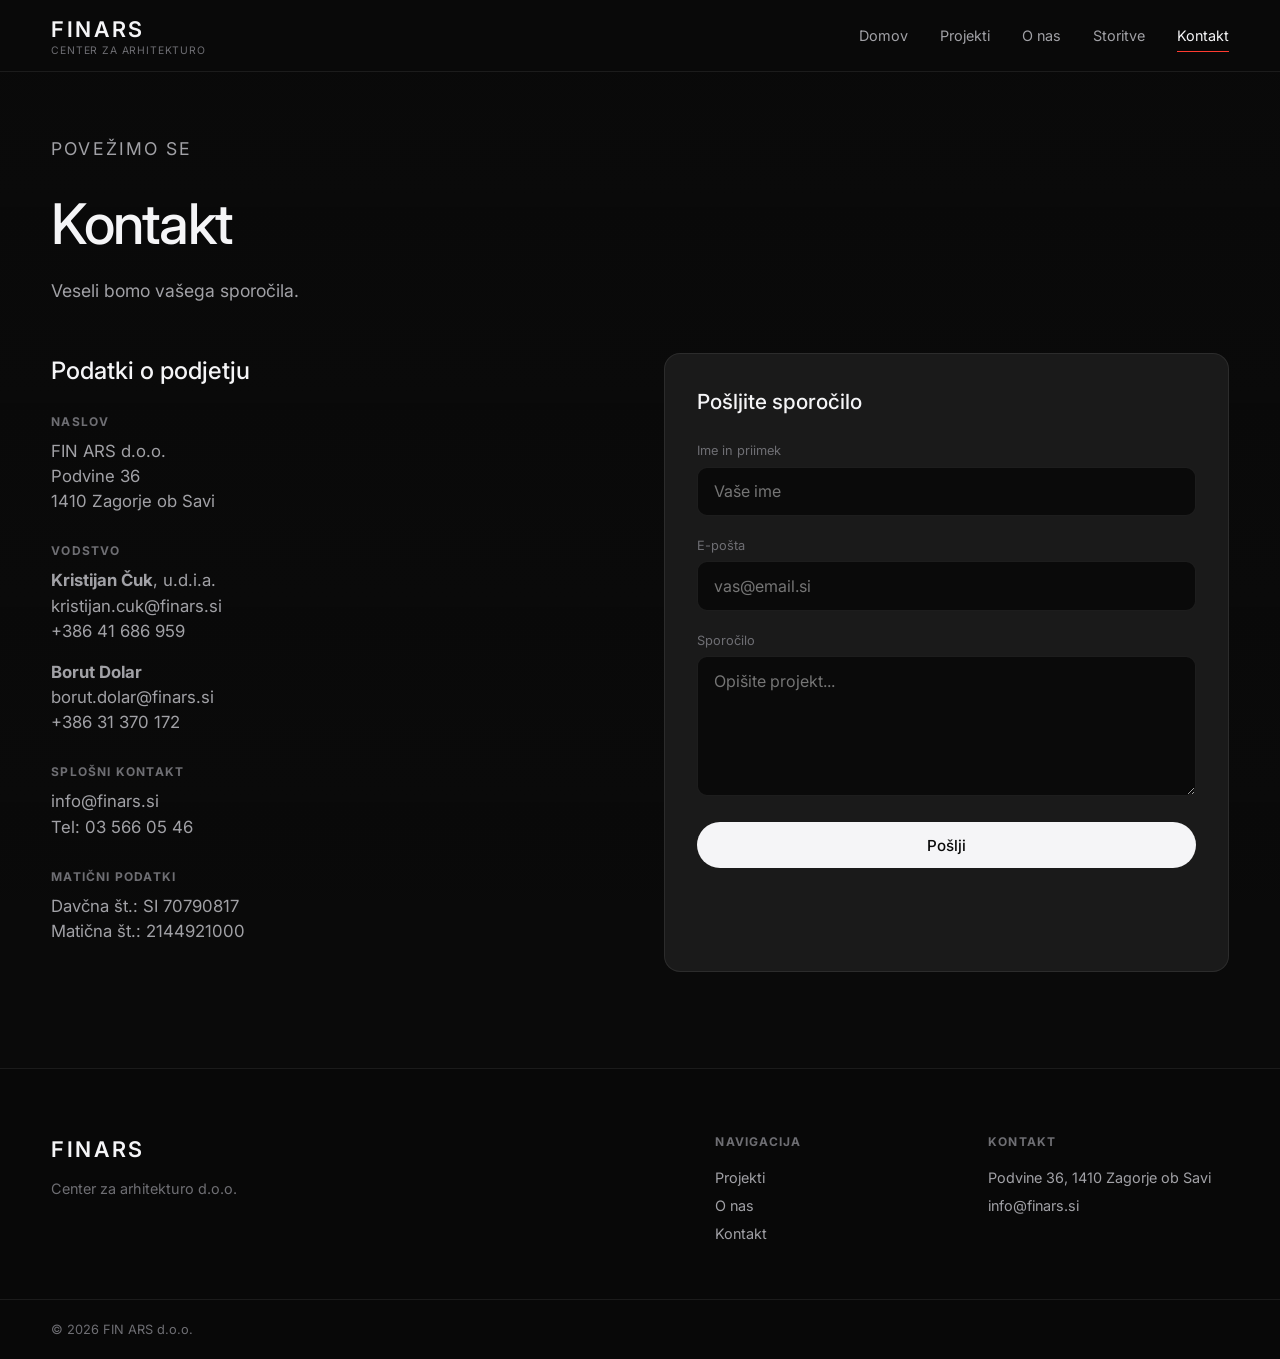
<file: kontakt.html>
<!DOCTYPE html>
<html lang="sl">
<head>
  <meta charset="UTF-8">
  <meta name="viewport" content="width=device-width, initial-scale=1.0">
  <title>Kontakt — FIN ARS</title>
  <link href="https://fonts.googleapis.com/css2?family=Inter:wght@300;400;500;600&display=swap" rel="stylesheet">
  <link rel="stylesheet" href="css/style.css">
</head>
<body>
  <div class="bg-architecture" aria-hidden="true">
    <div class="bg-slide" style="background-image:url('https://images.unsplash.com/photo-1487958449943-2429e8be8625?auto=format&fit=crop&w=1920&q=80')"></div>
    <div class="bg-overlay"></div>
  </div>
  <header class="site-header">
    <div class="container header-inner">
      <a href="index.html" class="logo"><span class="logo-mark">FINARS</span><span class="logo-sub">center za arhitekturo</span></a>
      <nav class="main-nav" id="mainNav">
        <a href="index.html">Domov</a><a href="projekti.html">Projekti</a><a href="o-nas.html">O nas</a><a href="storitve.html">Storitve</a><a href="kontakt.html" class="active">Kontakt</a>
      </nav>
      <button class="menu-toggle" id="menuToggle" aria-label="Meni"><span></span><span></span><span></span></button>
    </div>
  </header>
  <main>
    <section class="page-hero"><div class="container"><p class="eyebrow">Povežimo se</p><h1>Kontakt</h1><p>Veseli bomo vašega sporočila.</p></div></section>
    <section class="section" style="padding-top:0"><div class="container">
      <div class="contact-grid">
        <div class="contact-info">
          <h2>Podatki o podjetju</h2>
          <div class="contact-block"><h3>Naslov</h3><p>FIN ARS d.o.o.<br>Podvine 36<br>1410 Zagorje ob Savi</p></div>
          <div class="contact-block"><h3>Vodstvo</h3>
            <p><strong>Kristijan Čuk</strong>, u.d.i.a.<br><a href="mailto:kristijan.cuk@finars.si">kristijan.cuk@finars.si</a><br>+386 41 686 959</p>
            <p style="margin-top:1rem"><strong>Borut Dolar</strong><br><a href="mailto:borut.dolar@finars.si">borut.dolar@finars.si</a><br>+386 31 370 172</p>
          </div>
          <div class="contact-block"><h3>Splošni kontakt</h3><p><a href="mailto:info@finars.si">info@finars.si</a><br>Tel: 03 566 05 46</p></div>
          <div class="contact-block"><h3>Matični podatki</h3><p>Davčna št.: SI 70790817<br>Matična št.: 2144921000</p></div>
        </div>
        <div class="contact-form">
          <h2 style="font-size:1.3rem;font-weight:500;margin-bottom:1.5rem">Pošljite sporočilo</h2>
          <form onsubmit="event.preventDefault(); alert('Hvala! Sporočilo bi se poslalo na info@finars.si');">
            <label for="name">Ime in priimek</label>
            <input type="text" id="name" required placeholder="Vaše ime">
            <label for="email">E-pošta</label>
            <input type="email" id="email" required placeholder="vas@email.si">
            <label for="message">Sporočilo</label>
            <textarea id="message" required placeholder="Opišite projekt..."></textarea>
            <button type="submit" class="btn btn-primary" style="width:100%">Pošlji</button>
          </form>
        </div>
      </div>
    </div></section>
  </main>
  <footer class="site-footer">
    <div class="container footer-inner">
      <div class="footer-brand"><span class="logo-mark">FINARS</span><p>Center za arhitekturo d.o.o.</p></div>
      <div class="footer-links">
        <div><h4>Navigacija</h4><a href="projekti.html">Projekti</a><a href="o-nas.html">O nas</a><a href="kontakt.html">Kontakt</a></div>
        <div><h4>Kontakt</h4><p>Podvine 36, 1410 Zagorje ob Savi</p><p><a href="mailto:info@finars.si">info@finars.si</a></p></div>
      </div>
    </div>
    <div class="footer-bottom"><div class="container"><p>© 2026 FIN ARS d.o.o.</p></div></div>
  </footer>
  <script src="js/main.js"></script>
</body>
</html>
</file>
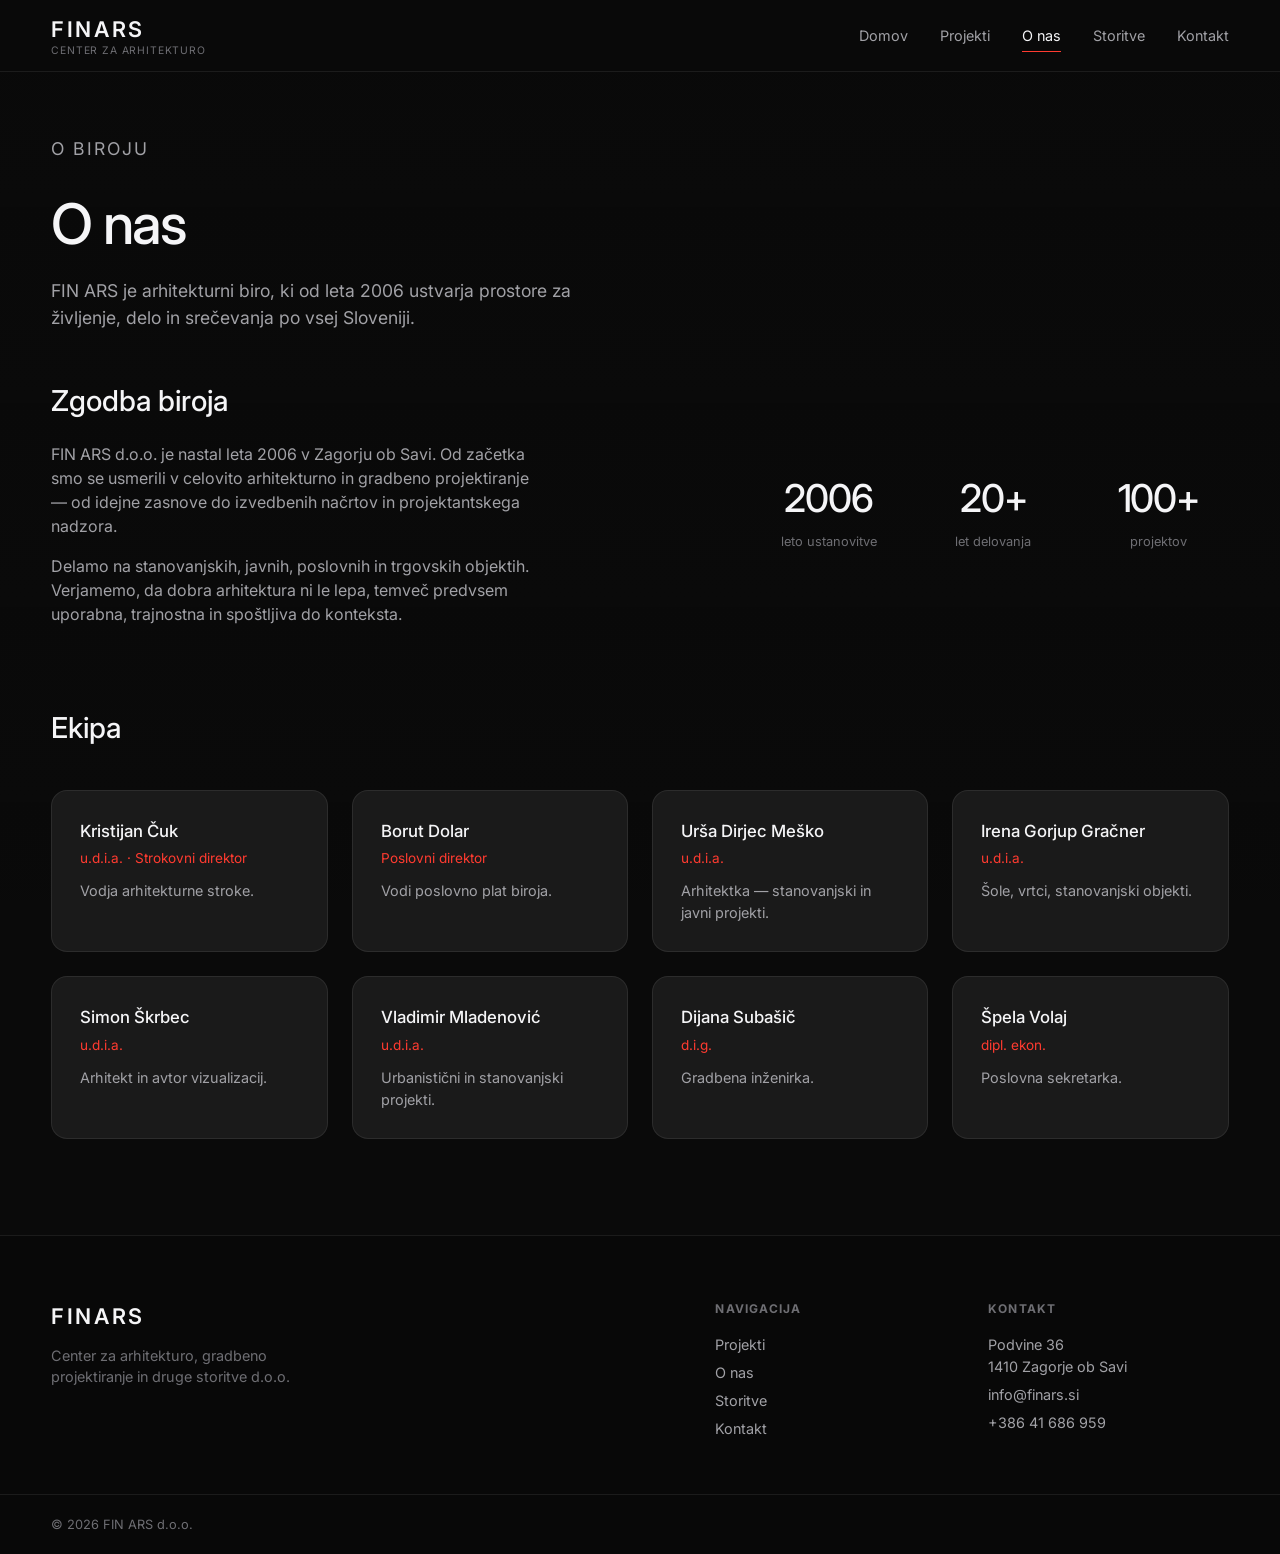
<file: o-nas.html>
<!DOCTYPE html>
<html lang="sl">
<head>
  <meta charset="UTF-8">
  <meta name="viewport" content="width=device-width, initial-scale=1.0">
  <title>O nas — FIN ARS</title>
  <link href="https://fonts.googleapis.com/css2?family=Inter:wght@300;400;500;600&display=swap" rel="stylesheet">
  <link rel="stylesheet" href="css/style.css">
</head>
<body>
  <div class="bg-architecture" aria-hidden="true">
    <div class="bg-slide" style="background-image:url('https://images.unsplash.com/photo-1487958449943-2429e8be8625?auto=format&fit=crop&w=1920&q=80')"></div>
    <div class="bg-overlay"></div>
  </div>
  <header class="site-header">
    <div class="container header-inner">
      <a href="index.html" class="logo"><span class="logo-mark">FINARS</span><span class="logo-sub">center za arhitekturo</span></a>
      <nav class="main-nav" id="mainNav">
        <a href="index.html">Domov</a><a href="projekti.html">Projekti</a><a href="o-nas.html" class="active">O nas</a><a href="storitve.html">Storitve</a><a href="kontakt.html">Kontakt</a>
      </nav>
      <button class="menu-toggle" id="menuToggle" aria-label="Meni"><span></span><span></span><span></span></button>
    </div>
  </header>
  <main>
    <section class="page-hero"><div class="container"><p class="eyebrow">O biroju</p><h1>O nas</h1><p>FIN ARS je arhitekturni biro, ki od leta 2006 ustvarja prostore za življenje, delo in srečevanja po vsej Sloveniji.</p></div></section>
    <section class="section" style="padding-top:0"><div class="container">
      <div class="philosophy-grid" style="margin-bottom:4rem">
        <div class="philosophy-text">
          <h2 style="font-size:1.8rem;margin-bottom:1.25rem;font-weight:500">Zgodba biroja</h2>
          <p>FIN ARS d.o.o. je nastal leta 2006 v Zagorju ob Savi. Od začetka smo se usmerili v celovito arhitekturno in gradbeno projektiranje — od idejne zasnove do izvedbenih načrtov in projektantskega nadzora.</p>
          <p>Delamo na stanovanjskih, javnih, poslovnih in trgovskih objektih. Verjamemo, da dobra arhitektura ni le lepa, temveč predvsem uporabna, trajnostna in spoštljiva do konteksta.</p>
        </div>
        <div class="philosophy-stats">
          <div class="stat"><span class="stat-num">2006</span><span class="stat-label">leto ustanovitve</span></div>
          <div class="stat"><span class="stat-num">20+</span><span class="stat-label">let delovanja</span></div>
          <div class="stat"><span class="stat-num">100+</span><span class="stat-label">projektov</span></div>
        </div>
      </div>
      <h2 style="font-size:1.8rem;font-weight:500;margin-bottom:1.5rem">Ekipa</h2>
      <div class="team-grid">
        <div class="team-card"><h3>Kristijan Čuk</h3><p class="role">u.d.i.a. · Strokovni direktor</p><p>Vodja arhitekturne stroke.</p></div>
        <div class="team-card"><h3>Borut Dolar</h3><p class="role">Poslovni direktor</p><p>Vodi poslovno plat biroja.</p></div>
        <div class="team-card"><h3>Urša Dirjec Meško</h3><p class="role">u.d.i.a.</p><p>Arhitektka — stanovanjski in javni projekti.</p></div>
        <div class="team-card"><h3>Irena Gorjup Gračner</h3><p class="role">u.d.i.a.</p><p>Šole, vrtci, stanovanjski objekti.</p></div>
        <div class="team-card"><h3>Simon Škrbec</h3><p class="role">u.d.i.a.</p><p>Arhitekt in avtor vizualizacij.</p></div>
        <div class="team-card"><h3>Vladimir Mladenović</h3><p class="role">u.d.i.a.</p><p>Urbanistični in stanovanjski projekti.</p></div>
        <div class="team-card"><h3>Dijana Subašič</h3><p class="role">d.i.g.</p><p>Gradbena inženirka.</p></div>
        <div class="team-card"><h3>Špela Volaj</h3><p class="role">dipl. ekon.</p><p>Poslovna sekretarka.</p></div>
      </div>
    </div></section>
  </main>
  <footer class="site-footer">
    <div class="container footer-inner">
      <div class="footer-brand"><span class="logo-mark">FINARS</span><p>Center za arhitekturo, gradbeno projektiranje in druge storitve d.o.o.</p></div>
      <div class="footer-links">
        <div><h4>Navigacija</h4><a href="projekti.html">Projekti</a><a href="o-nas.html">O nas</a><a href="storitve.html">Storitve</a><a href="kontakt.html">Kontakt</a></div>
        <div><h4>Kontakt</h4><p>Podvine 36<br>1410 Zagorje ob Savi</p><p><a href="mailto:info@finars.si">info@finars.si</a></p><p>+386 41 686 959</p></div>
      </div>
    </div>
    <div class="footer-bottom"><div class="container"><p>© 2026 FIN ARS d.o.o.</p></div></div>
  </footer>
  <script src="js/main.js"></script>
</body>
</html>
</file>
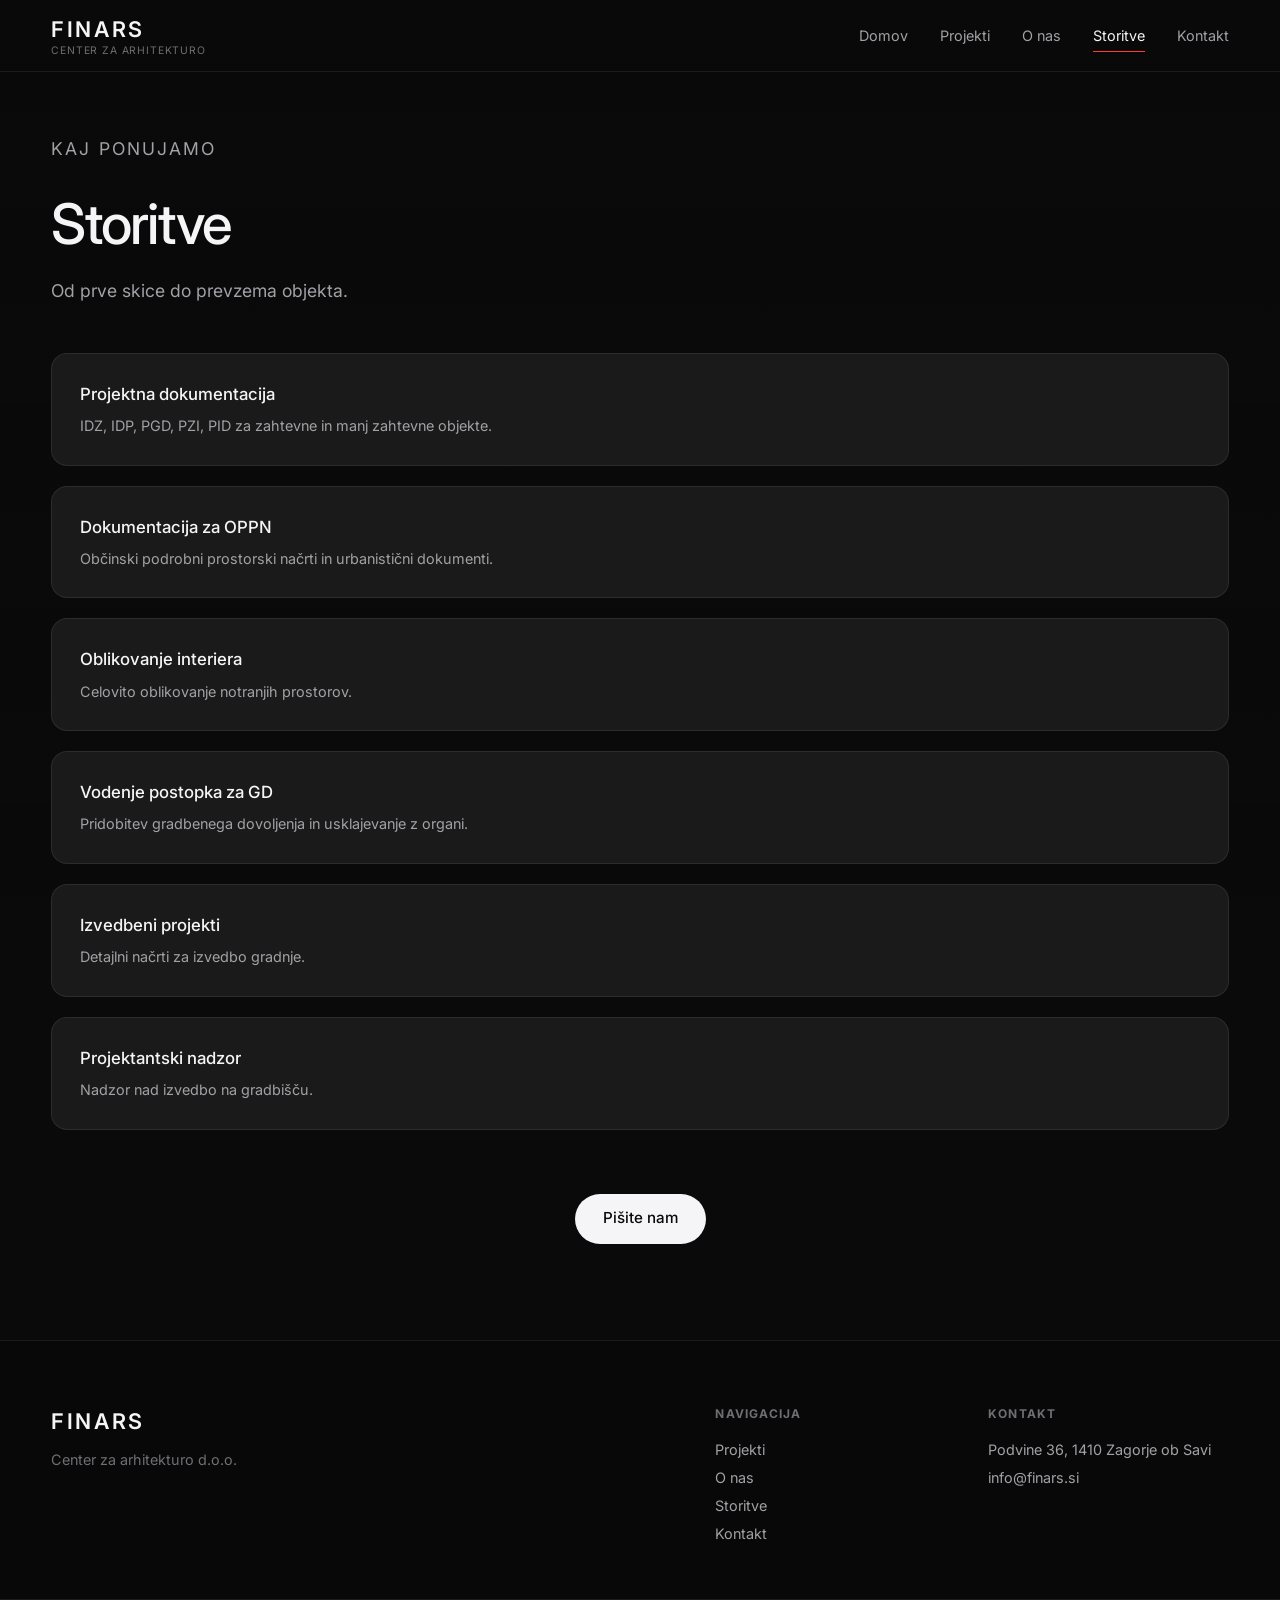
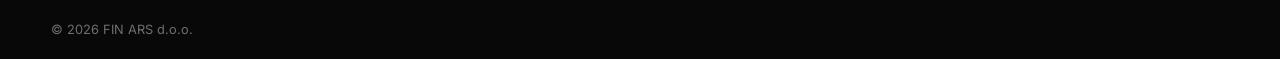
<file: storitve.html>
<!DOCTYPE html>
<html lang="sl">
<head>
  <meta charset="UTF-8">
  <meta name="viewport" content="width=device-width, initial-scale=1.0">
  <title>Storitve — FIN ARS</title>
  <link href="https://fonts.googleapis.com/css2?family=Inter:wght@300;400;500;600&display=swap" rel="stylesheet">
  <link rel="stylesheet" href="css/style.css">
</head>
<body>
  <div class="bg-architecture" aria-hidden="true">
    <div class="bg-slide" style="background-image:url('https://images.unsplash.com/photo-1487958449943-2429e8be8625?auto=format&fit=crop&w=1920&q=80')"></div>
    <div class="bg-overlay"></div>
  </div>
  <header class="site-header">
    <div class="container header-inner">
      <a href="index.html" class="logo"><span class="logo-mark">FINARS</span><span class="logo-sub">center za arhitekturo</span></a>
      <nav class="main-nav" id="mainNav">
        <a href="index.html">Domov</a><a href="projekti.html">Projekti</a><a href="o-nas.html">O nas</a><a href="storitve.html" class="active">Storitve</a><a href="kontakt.html">Kontakt</a>
      </nav>
      <button class="menu-toggle" id="menuToggle" aria-label="Meni"><span></span><span></span><span></span></button>
    </div>
  </header>
  <main>
    <section class="page-hero"><div class="container"><p class="eyebrow">Kaj ponujamo</p><h1>Storitve</h1><p>Od prve skice do prevzema objekta.</p></div></section>
    <section class="section" style="padding-top:0"><div class="container">
      <div class="services-row" style="grid-template-columns:1fr;gap:1.25rem">
        <div class="service-item"><h3>Projektna dokumentacija</h3><p>IDZ, IDP, PGD, PZI, PID za zahtevne in manj zahtevne objekte.</p></div>
        <div class="service-item"><h3>Dokumentacija za OPPN</h3><p>Občinski podrobni prostorski načrti in urbanistični dokumenti.</p></div>
        <div class="service-item"><h3>Oblikovanje interiera</h3><p>Celovito oblikovanje notranjih prostorov.</p></div>
        <div class="service-item"><h3>Vodenje postopka za GD</h3><p>Pridobitev gradbenega dovoljenja in usklajevanje z organi.</p></div>
        <div class="service-item"><h3>Izvedbeni projekti</h3><p>Detajlni načrti za izvedbo gradnje.</p></div>
        <div class="service-item"><h3>Projektantski nadzor</h3><p>Nadzor nad izvedbo na gradbišču.</p></div>
      </div>
      <div style="margin-top:4rem;text-align:center">
        <a href="kontakt.html" class="btn btn-primary">Pišite nam</a>
      </div>
    </div></section>
  </main>
  <footer class="site-footer">
    <div class="container footer-inner">
      <div class="footer-brand"><span class="logo-mark">FINARS</span><p>Center za arhitekturo d.o.o.</p></div>
      <div class="footer-links">
        <div><h4>Navigacija</h4><a href="projekti.html">Projekti</a><a href="o-nas.html">O nas</a><a href="storitve.html">Storitve</a><a href="kontakt.html">Kontakt</a></div>
        <div><h4>Kontakt</h4><p>Podvine 36, 1410 Zagorje ob Savi</p><p><a href="mailto:info@finars.si">info@finars.si</a></p></div>
      </div>
    </div>
    <div class="footer-bottom"><div class="container"><p>© 2026 FIN ARS d.o.o.</p></div></div>
  </footer>
  <script src="js/main.js"></script>
</body>
</html>
</file>
<file: css/style.css>
/* FIN ARS Studio 2.0 — Apple-inspired, lighter animated background */
:root {
  --bg: #0a0a0a;
  --bg-elevated: #141414;
  --bg-card: #1a1a1a;
  --text: #f5f5f7;
  --text-secondary: #a1a1a6;
  --text-muted: #6e6e73;
  --accent: #ff3b30;
  --border: rgba(255,255,255,0.08);
  --radius: 16px;
  --radius-sm: 10px;
  --font: 'Inter', -apple-system, BlinkMacSystemFont, system-ui, sans-serif;
  --ease: cubic-bezier(0.25, 0.1, 0.25, 1);
  --header-h: 72px;
}
*, *::before, *::after { box-sizing: border-box; margin: 0; padding: 0; }
html { scroll-behavior: smooth; font-size: 16px; }
body { font-family: var(--font); background: var(--bg); color: var(--text); line-height: 1.5; -webkit-font-smoothing: antialiased; overflow-x: hidden; }
img { max-width: 100%; height: auto; display: block; }
a { color: inherit; text-decoration: none; }
button { font-family: inherit; cursor: pointer; border: none; background: none; color: inherit; }
.container { width: min(1200px, 92vw); margin-inline: auto; }

/* Animated background — more visible in 2.0 */
.bg-architecture { position: fixed; inset: 0; z-index: -2; overflow: hidden; }
.bg-slide { position: absolute; inset: 0; background-size: cover; background-position: center; opacity: 0; animation: bgFade 24s infinite; transform: scale(1.08); }
.bg-slide:nth-child(1) { animation-delay: 0s; }
.bg-slide:nth-child(2) { animation-delay: 8s; }
.bg-slide:nth-child(3) { animation-delay: 16s; }
@keyframes bgFade {
  0%, 30% { opacity: 0; transform: scale(1.08); }
  8%, 25% { opacity: 0.58; transform: scale(1); }
  33%, 100% { opacity: 0; transform: scale(1.05); }
}
.bg-overlay {
  position: absolute; inset: 0;
  background: linear-gradient(180deg, rgba(10,10,10,0.40) 0%, rgba(10,10,10,0.58) 40%, rgba(10,10,10,0.85) 100%);
  z-index: 1;
}

.site-header { position: fixed; top: 0; left: 0; right: 0; height: var(--header-h); z-index: 100; background: rgba(10,10,10,0.72); backdrop-filter: saturate(180%) blur(20px); -webkit-backdrop-filter: saturate(180%) blur(20px); border-bottom: 1px solid var(--border); }
.header-inner { display: flex; align-items: center; justify-content: space-between; height: 100%; }
.logo { display: flex; flex-direction: column; }
.logo-mark { font-weight: 600; font-size: 1.35rem; letter-spacing: 0.12em; }
.logo-sub { font-size: 0.65rem; letter-spacing: 0.08em; text-transform: uppercase; color: var(--text-muted); margin-top: -2px; }
.main-nav { display: flex; gap: 2rem; }
.main-nav a { font-size: 0.9rem; color: var(--text-secondary); transition: color 0.2s; position: relative; }
.main-nav a:hover, .main-nav a.active { color: var(--text); }
.main-nav a.active::after { content: ''; position: absolute; bottom: -6px; left: 0; right: 0; height: 1.5px; background: var(--accent); }
.menu-toggle { display: none; flex-direction: column; gap: 5px; padding: 8px; }
.menu-toggle span { display: block; width: 22px; height: 1.5px; background: var(--text); }

.btn { display: inline-flex; align-items: center; justify-content: center; padding: 0.85rem 1.75rem; font-size: 0.95rem; font-weight: 500; border-radius: 980px; transition: all 0.25s var(--ease); }
.btn-primary { background: var(--text); color: var(--bg); }
.btn-primary:hover { background: #fff; transform: scale(1.02); }
.btn-ghost { background: transparent; color: var(--text); border: 1px solid var(--border); }
.btn-ghost:hover { background: rgba(255,255,255,0.06); }
.link-arrow { font-size: 0.95rem; color: var(--text-secondary); }
.link-arrow:hover { color: var(--text); }

.hero { min-height: 100vh; display: flex; flex-direction: column; justify-content: center; padding-top: var(--header-h); position: relative; }
.hero-content { max-width: 720px; padding-block: 4rem; }
.eyebrow { font-size: 0.8rem; letter-spacing: 0.12em; text-transform: uppercase; color: var(--text-muted); margin-bottom: 1.25rem; }
.hero h1 { font-size: clamp(2.8rem, 7vw, 4.5rem); font-weight: 500; line-height: 1.08; letter-spacing: -0.03em; margin-bottom: 1.5rem; }
.hero-lead { font-size: 1.2rem; color: var(--text-secondary); max-width: 540px; margin-bottom: 2.5rem; }
.hero-cta { display: flex; flex-wrap: wrap; gap: 1rem; }
.scroll-hint { position: absolute; bottom: 2.5rem; left: 50%; transform: translateX(-50%); display: flex; flex-direction: column; align-items: center; gap: 0.5rem; font-size: 0.7rem; letter-spacing: 0.15em; text-transform: uppercase; color: var(--text-muted); }
.scroll-line { width: 1px; height: 40px; background: linear-gradient(to bottom, var(--text-muted), transparent); animation: scrollPulse 2s infinite; }
@keyframes scrollPulse { 0%, 100% { opacity: 0.3; } 50% { opacity: 1; } }

.section { padding: 6rem 0; }
.section-header { display: flex; justify-content: space-between; align-items: baseline; margin-bottom: 3rem; gap: 1rem; flex-wrap: wrap; }
.section-header h2 { font-size: clamp(1.8rem, 4vw, 2.4rem); font-weight: 500; letter-spacing: -0.02em; }

.project-grid { display: grid; grid-template-columns: repeat(2, 1fr); gap: 1.5rem; }
@media (min-width: 900px) { .project-grid { gap: 2rem; } }
.project-card { display: block; border-radius: var(--radius); overflow: hidden; background: var(--bg-card); transition: transform 0.4s var(--ease); }
.project-card:hover { transform: translateY(-4px); }
.project-img { aspect-ratio: 16/10; overflow: hidden; background: #222; }
.project-img img { width: 100%; height: 100%; object-fit: cover; transition: transform 0.7s var(--ease); }
.project-card:hover .project-img img { transform: scale(1.06); }
.project-info { padding: 1.25rem 1.5rem 1.5rem; }
.project-info .year { font-size: 0.75rem; color: var(--text-muted); }
.project-info h3 { font-size: 1.15rem; font-weight: 500; margin: 0.25rem 0 0.35rem; }
.project-info p { font-size: 0.9rem; color: var(--text-secondary); }

.philosophy { background: var(--bg-elevated); }
.philosophy-grid { display: grid; gap: 3rem; }
@media (min-width: 800px) { .philosophy-grid { grid-template-columns: 1.4fr 1fr; align-items: center; } }
.philosophy-text h2 { font-size: clamp(1.8rem, 3.5vw, 2.3rem); font-weight: 500; margin-bottom: 1.25rem; }
.philosophy-text p { color: var(--text-secondary); margin-bottom: 1rem; max-width: 480px; }
.philosophy-stats { display: grid; grid-template-columns: repeat(3, 1fr); gap: 1.5rem; }
.stat { text-align: center; }
.stat-num { display: block; font-size: 2.4rem; font-weight: 500; letter-spacing: -0.03em; }
.stat-label { font-size: 0.8rem; color: var(--text-muted); margin-top: 0.25rem; }

.services-row { display: grid; grid-template-columns: repeat(auto-fit, minmax(220px, 1fr)); gap: 1.5rem; }
.service-item { padding: 1.75rem; background: var(--bg-card); border-radius: var(--radius); border: 1px solid var(--border); transition: border-color 0.25s; }
.service-item:hover { border-color: rgba(255,255,255,0.18); }
.service-item h3 { font-size: 1.05rem; font-weight: 500; margin-bottom: 0.5rem; }
.service-item p { font-size: 0.9rem; color: var(--text-secondary); }

.cta-section { text-align: center; padding: 7rem 0; }
.cta-section h2 { font-size: clamp(2rem, 4vw, 2.8rem); font-weight: 500; margin-bottom: 1rem; }
.cta-section p { color: var(--text-secondary); max-width: 480px; margin: 0 auto 2rem; }

.site-footer { border-top: 1px solid var(--border); padding-top: 4rem; background: #080808; }
.footer-inner { display: grid; gap: 3rem; margin-bottom: 3rem; }
@media (min-width: 700px) { .footer-inner { grid-template-columns: 1.2fr 1fr; } }
.footer-brand .logo-mark { display: block; margin-bottom: 0.75rem; }
.footer-brand p { font-size: 0.9rem; color: var(--text-muted); max-width: 280px; }
.footer-links { display: grid; grid-template-columns: 1fr 1fr; gap: 2rem; }
.footer-links h4 { font-size: 0.75rem; letter-spacing: 0.1em; text-transform: uppercase; color: var(--text-muted); margin-bottom: 1rem; }
.footer-links a, .footer-links p { display: block; font-size: 0.9rem; color: var(--text-secondary); margin-bottom: 0.4rem; }
.footer-links a:hover { color: var(--text); }
.footer-bottom { border-top: 1px solid var(--border); padding: 1.25rem 0; font-size: 0.8rem; color: var(--text-muted); }

.page-hero { padding: calc(var(--header-h) + 4rem) 0 3rem; }
.page-hero h1 { font-size: clamp(2.4rem, 5vw, 3.5rem); font-weight: 500; letter-spacing: -0.03em; margin-bottom: 0.75rem; }
.page-hero p { color: var(--text-secondary); font-size: 1.1rem; max-width: 520px; }

.project-detail { background: var(--bg-card); border-radius: var(--radius); overflow: hidden; margin-bottom: 2.5rem; border: 1px solid var(--border); scroll-margin-top: calc(var(--header-h) + 1.5rem); }
.project-detail-header { display: grid; gap: 0; }
@media (min-width: 800px) { .project-detail-header { grid-template-columns: 1.3fr 1fr; } }
.project-detail-img { aspect-ratio: 16/11; overflow: hidden; cursor: zoom-in; background: #1c1c1c; }
.project-detail-img img { width: 100%; height: 100%; object-fit: cover; transition: transform 0.6s var(--ease); }
.project-detail-img:hover img { transform: scale(1.04); }
.project-detail-body { padding: 2rem; display: flex; flex-direction: column; justify-content: center; }
.project-detail-body .year { font-size: 0.8rem; color: var(--text-muted); margin-bottom: 0.5rem; }
.project-detail-body h2 { font-size: 1.6rem; font-weight: 500; margin-bottom: 1rem; }
.project-detail-body p { color: var(--text-secondary); font-size: 0.95rem; line-height: 1.6; margin-bottom: 0.75rem; }
.project-meta { display: flex; flex-wrap: wrap; gap: 1rem; margin-top: 1.25rem; font-size: 0.8rem; color: var(--text-muted); }
.project-meta span { padding: 0.3rem 0.7rem; background: rgba(255,255,255,0.05); border-radius: 6px; }

.team-grid { display: grid; grid-template-columns: repeat(auto-fill, minmax(240px, 1fr)); gap: 1.5rem; margin-top: 2.5rem; }
.team-card { background: var(--bg-card); border-radius: var(--radius); padding: 1.75rem; border: 1px solid var(--border); }
.team-card h3 { font-size: 1.05rem; font-weight: 500; margin-bottom: 0.25rem; }
.team-card .role { font-size: 0.85rem; color: var(--accent); margin-bottom: 0.75rem; }
.team-card p { font-size: 0.9rem; color: var(--text-secondary); }

.contact-grid { display: grid; gap: 3rem; }
@media (min-width: 800px) { .contact-grid { grid-template-columns: 1fr 1fr; } }
.contact-info h2 { font-size: 1.5rem; font-weight: 500; margin-bottom: 1.5rem; }
.contact-block { margin-bottom: 1.75rem; }
.contact-block h3 { font-size: 0.75rem; letter-spacing: 0.1em; text-transform: uppercase; color: var(--text-muted); margin-bottom: 0.5rem; }
.contact-block p, .contact-block a { font-size: 1.05rem; color: var(--text-secondary); }
.contact-block a:hover { color: var(--text); }
.contact-form { background: var(--bg-card); border-radius: var(--radius); padding: 2rem; border: 1px solid var(--border); }
.contact-form label { display: block; font-size: 0.8rem; color: var(--text-muted); margin-bottom: 0.4rem; }
.contact-form input, .contact-form textarea { width: 100%; padding: 0.85rem 1rem; background: var(--bg); border: 1px solid var(--border); border-radius: var(--radius-sm); color: var(--text); font-family: inherit; font-size: 1rem; margin-bottom: 1.25rem; }
.contact-form input:focus, .contact-form textarea:focus { outline: none; border-color: rgba(255,255,255,0.25); }
.contact-form textarea { min-height: 140px; resize: vertical; }

.lightbox { position: fixed; inset: 0; z-index: 1000; background: rgba(0,0,0,0.92); display: flex; align-items: center; justify-content: center; opacity: 0; visibility: hidden; transition: opacity 0.3s, visibility 0.3s; }
.lightbox.is-open { opacity: 1; visibility: visible; }
.lightbox img { max-width: 92vw; max-height: 88vh; object-fit: contain; border-radius: 4px; transform: scale(0.96); transition: transform 0.35s var(--ease); }
.lightbox.is-open img { transform: scale(1); }
.lightbox-close { position: absolute; top: 1.5rem; right: 1.5rem; font-size: 2rem; color: var(--text); width: 48px; height: 48px; display: flex; align-items: center; justify-content: center; border-radius: 50%; background: rgba(255,255,255,0.08); }
.lightbox-prev, .lightbox-next { position: absolute; top: 50%; transform: translateY(-50%); font-size: 2.5rem; width: 56px; height: 56px; display: flex; align-items: center; justify-content: center; border-radius: 50%; background: rgba(255,255,255,0.08); }
.lightbox-prev { left: 1.5rem; }
.lightbox-next { right: 1.5rem; }

@media (max-width: 768px) {
  .main-nav { position: fixed; top: var(--header-h); left: 0; right: 0; background: rgba(10,10,10,0.97); backdrop-filter: blur(20px); flex-direction: column; padding: 1.5rem 1.5rem 2rem; gap: 1.25rem; transform: translateY(-120%); opacity: 0; visibility: hidden; transition: 0.3s var(--ease); border-bottom: 1px solid var(--border); }
  .main-nav.is-open { transform: translateY(0); opacity: 1; visibility: visible; }
  .menu-toggle { display: flex; }
  .project-grid { grid-template-columns: 1fr; }
  .philosophy-stats { grid-template-columns: 1fr; }
  .stat { text-align: left; display: flex; align-items: baseline; gap: 0.75rem; }
  .stat-num { font-size: 1.8rem; }
  .hero h1 { font-size: 2.6rem; }
  .lightbox-prev, .lightbox-next { display: none; }
}
@media (max-width: 480px) { .hero-cta { flex-direction: column; } .btn { width: 100%; } }
</file>
